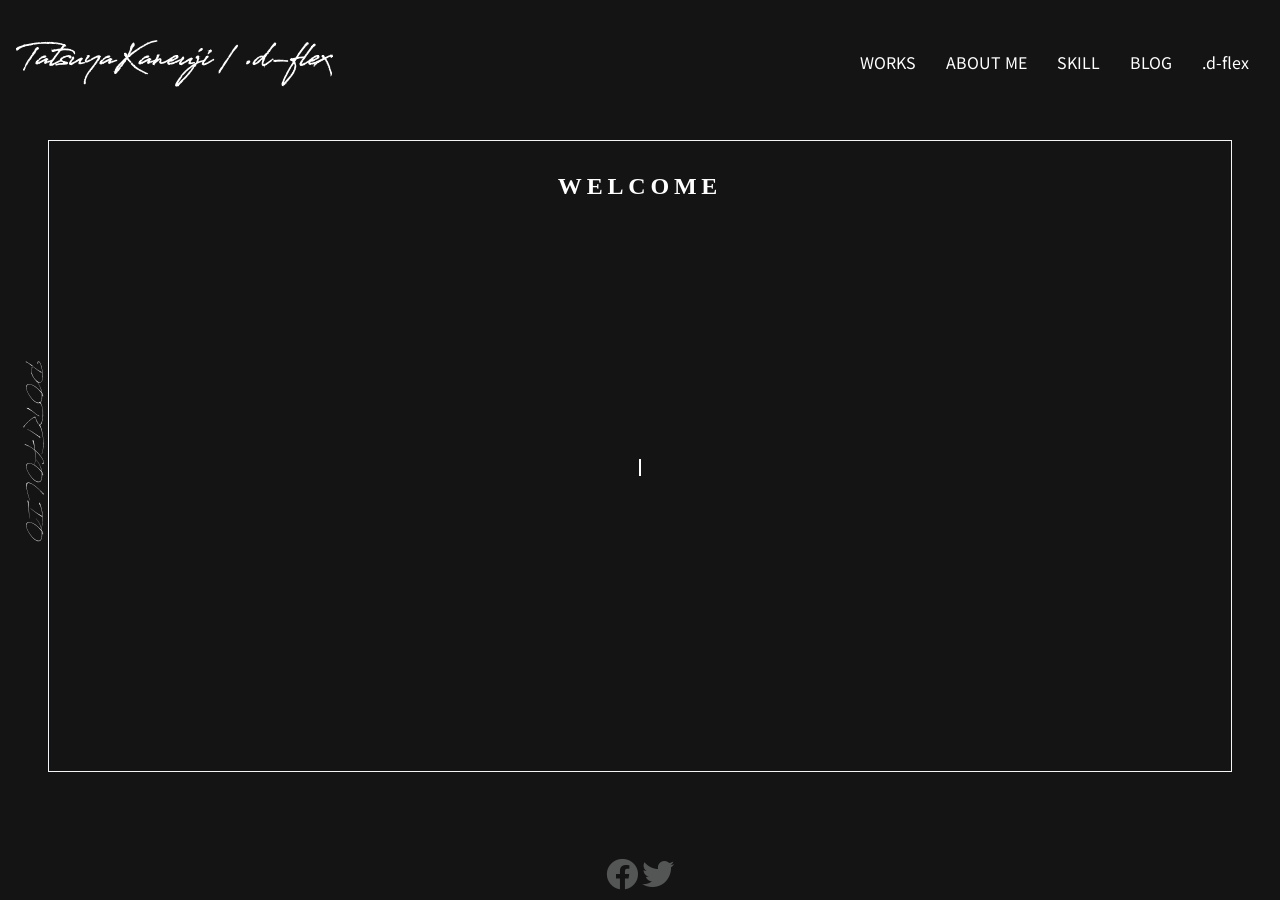
<file: index.html>
<!DOCTYPE html>
<html lang="ja">
<head>
    <meta charset="UTF-8">
    <meta name="viewport" content="width=device-width, initial-scale=1.0">
    <title>Tatsuya Kaneuji</title>
    <link rel="stylesheet" href="css/style.css">
    <!-- <link rel="stylesheet" href="css/reset.css"> -->
    <link href="https://fonts.googleapis.com/css2?family=Noto+Sans+JP&family=Noto+Serif+JP&display=swap" rel="stylesheet">
    <link href="https://use.fontawesome.com/releases/v5.6.1/css/all.css" rel="stylesheet">
    <script type="text/javascript" src="https://ajax.googleapis.com/ajax/libs/jquery/1.9.1/jquery.min.js"></script>
    <script type="text/javascript" src="js/main.js"></script>
    <script src="https://www.youtube.com/iframe_api"></script>
</head>
<body class="c-page-home">
    <div class="c-loading" style="height: 1000px; display: none;">
        <div class="c-loading__body" style="height: 1000px; display: none;"></div>
    </div>
    <header class="c-header">
        <div class="c-header__body">
            <div class="c-header__title">
                <h1 class="c-header__site-name">
                    <a href="">
                        TatsuyaKaneuji / .d-flex
                    </a>
                </h1>
            </div>
            <!-- <button class="c-nav__spmenu" data-open="false"></button> -->
            <nav class="c-nav-global">
                <div class="c-nav-global__body">
                    <ul class="c-nav-global__list">
                        <li class="c-nav-global__item"><a class="a-hover" href="#works">WORKS</a></li>
                        <li class="c-nav-global__item"><a class="a-hover" href="#aboutme">ABOUT ME</a></li>
                        <li class="c-nav-global__item"><a class="a-hover" href="#skill">SKILL</a></li>
                        <li class="c-nav-global__item"><a class="a-hover" href="https://nostalgic-galileo-3120d1.netlify.app/" target="_blank" rel="noopener">BLOG</a></li>
                        <li class="c-nav-global__item"><a class="a-hover" href="#contact">.d-flex</a></li>
                        <!-- <li class="c-nav-global__item"></li>
                        <li class="c-nav-global__item"></li>
                        <li class="c-nav-global__item"></li>
                        <li class="c-nav-global__item"></li> -->
                    </ul>
                    <!-- <p class="c-nav-global__contact">
                        <a href="">CONTACT</a>
                    </p> -->
                </div>
                <div class="c-nav-global__sns">
                    <ul></ul>
                </div>
            </nav>
        </div>
        <small class="c-header__copyright">PORTFOLIO</small>
        <small class="c-header__copyright-l pcnone">
            <div>
                <a href="" target="_blank" rel="noopener"><i class="fab fa-facebook fa-2x" style="color: #545555;"></i></a>
                <a href="" target="_blank" rel="noopener"><i class="fab fa-twitter fa-2x" style="color: #545555;"></i></a>
            </div>
        </small>
    </header>
    <main class="c-page-main ">
        <div id="scroll" class="container scroll-snap c-portfolio-frame">
            <div id="skillpage">
                <section class="c-hero area">
                    <div class="fullheight">
                        <h1 class="c-page-header">WELCOME</h1>
                        <div class="c-page-works">
                            <p id="typing"></p>
                        </div>
                    </div>
                </section>
                <section id="works" class="c-hero area">
                    <div class="fullheight">
                        <h1 class="c-page-header">WORKS</h1>
                        <div class="c-page-works" style="padding-top: 2%; align-items: unset;">
                            <div class="c-page-works__item">
                                <a cla href="https://www.pu-kumamoto.ac.jp/~marumaru/index.html" target="_blank" rel="noopener">
                                    <img src="img/works/marumaru.png" alt="">
                                </a>
                                <h1 class="c-page-works__item-name">丸山研究室</h1>
                                <p class="c-page-works__item-content">熊本県立大学の丸山研究室ホームページを作成しました。facebookの情報が表示されるようになっており、今まで行われてきたプロジェクトのスライドショーを見ることもできます。丸山教授の担当教科を確認することもでき、シラバスや授業資料もダウンロードでき学生からも好評でした。</p>
                            </div>
                            <div class="c-page-works__item" style="pointer-events: none;">
                              <div class="movie-wrap">
                                <div id="ytplayer"></div>
                              </div>
                              <h1 class="c-page-works__item-name">nid cafe</h1>
                              <p class="c-page-works__item-content">熊本にあるnidcafeさんの紹介動画をとりました。友人同士でcafeに向かうところから、食事や雑貨を見て回る様子を人の視点で見ているように撮影し編集しました。</p>
                            </div>
                            <div class="c-page-works__item">
                              <a cla href="https://www.pu-kumamoto.ac.jp/~marumaru/index.html" target="_blank" rel="noopener">
                                <img src="img/works/marumaru.png" alt="">
                              </a>
                              <h1 class="c-page-works__item-name">丸山研究室</h1>
                              <p class="c-page-works__item-content">熊本県立大学の丸山研究室ホームページを作成しました。facebookの情報が表示されるようになっており、今まで行われてきたプロジェクトのスライドショーを見ることもできます。丸山教授の担当教科を確認することもでき、シラバスや授業資料もダウンロードでき学生からも好評でした。</p>
                            </div>
                        </div>
                    </div>
                </section>
                <section id="aboutme" class="c-hero area">
                    <div class="fullheight">
                        <h1 class="c-page-header">ABOUT ME</h1>
                        <div class="c-page-works">
                            <div class="order1" style="flex: 2; padding: 0 2rem;">
                                <h1 class="mejp">金氏 竜哉</h1>
                                <p class="meen none">KANEUJI TATSUYA</p>
                                <p class="spsize1">Web Director / Frontend Engineer</p>
                                <p class="spsize2">1997年、大分県生まれ。福岡県育ち。大学を卒業後、Web制作会社で大手から中小企業まで幅広いWebサイトの制作・運用業務を担当。</p>
                                <p class="none">たくさんの人たちとより楽しくクリエイティブなことをするために自分にできることを模索中。</p>
                                <p class="spsize2">福岡のWEBサイト制作チーム.d-flexにて活動中！</p>
                                <p class="none" style="padding-top: 1rem;">好きなもの</p>
                                <p class="none">映画・ツーリング・麻雀</p>
                            </div>
                            <div class="meimg">
                                <img src="img/aboutme/aboutme.jpg" alt="">
                            </div>
                        </div>
                    </div>
                </section>
                <section id="skill" class="c-hero area none">
                    <div class="fullheight">
                        <h1 class="c-page-header">SKILL</h1>
                        <div class="c-page-works ">
                            <ul style="flex: 1;">
                                <li class="skill-list">
                                    <div class="skill-img"><img src="img/skill/html-5.svg" alt=""></div>
                                    <div class="skill-content">
                                        <div>
                                            <h1>HTML</h1>
                                            <!-- <p></p> -->
                                        </div>
                                        <div class="skill-bar p90 in"></div>
                                    </div>
                                </li>
                                <li class="skill-list">
                                    <div class="skill-img"><img src="img/skill/css-3.svg" alt=""></div>
                                    <div class="skill-content">
                                        <div>
                                            <h1>CSS</h1>
                                            <!-- <p></p> -->
                                        </div>
                                        <div class="skill-bar p70 in "></div>
                                    </div>
                                </li>
                                <li class="skill-list">
                                    <div class="skill-img"><img src="img/skill/javascript.svg" alt=""></div>
                                    <div class="skill-content">
                                        <div>
                                            <h1>JavaScript</h1>
                                            <!-- <p></p> -->
                                        </div>
                                        <div class="skill-bar p70 in"></div>
                                    </div>
                                </li>
                                <li class="skill-list">
                                    <div class="skill-img"><img src="img/skill/wordpress-icon.svg" alt=""></div>
                                    <div class="skill-content">
                                        <div>
                                            <h1>WordPress</h1>
                                            <!-- <p></p> -->
                                        </div>
                                        <div class="skill-bar p50 in"></div>
                                    </div>
                                </li>
                                <li class="skill-list pcnone">
                                    <div class="skill-img"><img src="img/skill/vue.svg" alt=""></div>
                                    <div class="skill-content">
                                        <div>
                                            <h1>Vue.js</h1>
                                            <!-- <p></p> -->
                                        </div>
                                        <div class="skill-bar p70 in"></div>
                                    </div>
                                </li>
                                <li class="skill-list pcnone">
                                    <div class="skill-img"><img src="img/skill/nuxt.svg" alt=""></div>
                                    <div class="skill-content">
                                        <div>
                                            <h1>Nuxt.js</h1>
                                            <!-- <p></p> -->
                                        </div>
                                        <div class="skill-bar p60 in"></div>
                                    </div>
                                </li>
                                <li class="skill-list pcnone">
                                    <div class="skill-img"><img src="img/skill/php.svg" alt=""></div>
                                    <div class="skill-content">
                                        <div>
                                            <h1>php</h1>
                                            <!-- <p></p> -->
                                        </div>
                                        <div class="skill-bar p50 in"></div>
                                    </div>
                                </li>
                                <li class="skill-list pcnone">
                                    <div class="skill-img"><img src="img/skill/github-octocat.svg" alt=""></div>
                                    <div class="skill-content">
                                        <div>
                                            <h1>Github</h1>
                                            <!-- <p></p> -->
                                        </div>
                                        <div class="skill-bar p80 in"></div>
                                    </div>
                                </li>
                            </ul>
                            <ul class="none" style="flex: 1;">
                                <li class="skill-list">
                                    <div class="skill-img"><img src="img/skill/vue.svg" alt=""></div>
                                    <div class="skill-content">
                                        <div>
                                            <h1>Vue.js</h1>
                                            <!-- <p></p> -->
                                        </div>
                                        <div class="skill-bar p70 in"></div>
                                    </div>
                                </li>
                                <li class="skill-list">
                                    <div class="skill-img"><img src="img/skill/nuxt.svg" alt=""></div>
                                    <div class="skill-content">
                                        <div>
                                            <h1>Nuxt.js</h1>
                                            <!-- <p></p> -->
                                        </div>
                                        <div class="skill-bar p60 in"></div>
                                    </div>
                                </li>
                                <li class="skill-list">
                                    <div class="skill-img"><img src="img/skill/php.svg" alt=""></div>
                                    <div class="skill-content">
                                        <div>
                                            <h1>php</h1>
                                            <!-- <p></p> -->
                                        </div>
                                        <div class="skill-bar p50 in"></div>
                                    </div>
                                </li>
                                <li class="skill-list">
                                    <div class="skill-img"><img src="img/skill/github-octocat.svg" alt=""></div>
                                    <div class="skill-content">
                                        <div>
                                            <h1>Github</h1>
                                            <!-- <p></p> -->
                                        </div>
                                        <div class="skill-bar p80 in"></div>
                                    </div>
                                </li>
                            </ul>
                        </div>
                    </div>
                </section>
                <section id="contact" class="c-hero area">
                    <div class="fullheight">
                        <h1 class="c-page-header">.d-flex</h1>
                        <div class="c-page-works">
                            <div class="contact-p">
                                <p>福岡のWEB制作チーム.d-flexにてサイト制作からイベントや活動の情報発信など様々なお手伝いをしております。<br>サイト制作のご依頼、その他お困りの方はお気軽にご相談ください。</p>
                                <p><a href="mailto:dflex.kk@gmail.com" style="text-decoration: underline; font-size: 1.4rem;">dflex.kk@gmail.com</a></p>
                                <p>Instagramもやってますので、お気軽にDMからもお声がけください。</p>
                                <p><a href="https://www.instagram.com/d_flex.kk/"><span style="font-size: 1.8rem;">.d-flex：</span><i class="fab fa-instagram fa-2x" style="color: #f4f5f7;"></i></a></p>
                            </div>
                        </div>
                    </div>
                </section>
            </div>
        </div>
    </main>
    <div class="pcnone">
        <p class="c-header__site-name" style="text-align: center;"><a class="a-hover" href="https://nostalgic-galileo-3120d1.netlify.app/" target="_blank" rel="noopener">BLOG</a></p>
    </div>
    <footer class="c-footer none" style="position: fixed;">
        <div class="none">
            <a href="" target="_blank" rel="noopener"><i class="fab fa-facebook fa-2x" style="color: #545555;"></i></a>
            <a href="" target="_blank" rel="noopener"><i class="fab fa-twitter fa-2x" style="color: #545555;"></i></a>
        </div>
    </footer>
    <script>
      // Load the IFrame Player API code asynchronously.
      var tag = document.createElement('script');
      tag.src = "https://www.youtube.com/player_api";
      var firstScriptTag = document.getElementsByTagName('script')[0];
      firstScriptTag.parentNode.insertBefore(tag, firstScriptTag);
    
      // Replace the 'ytplayer' element with an <iframe> and
      // YouTube player after the API code downloads.
      var player;
      function onYouTubePlayerAPIReady() {
        player = new YT.Player('ytplayer', {
          height: '100%',
          width: '100%',
          videoId: 'UcPpXoFhugM',
          disablekb: 1, //キーボード操作排除
          fs: 0,
          playerVars: {
            version: 3,
            loop: 1, // ループし
            playlist: 'UcPpXoFhugM',
            controls: 0, // コントローラー非表示
            autoplay: 1, // 自動再生おん
            rel: 0,  // オススメ動画を表示させない
            showinfo: 1 // タイトル表示
          },
          events: {
            'onReady': onPlayerReady
          }
        });
      }
      function onPlayerReady(event) {
        event.target.setVolume(0);
      }
    </script>
</body>

</html>
</file>
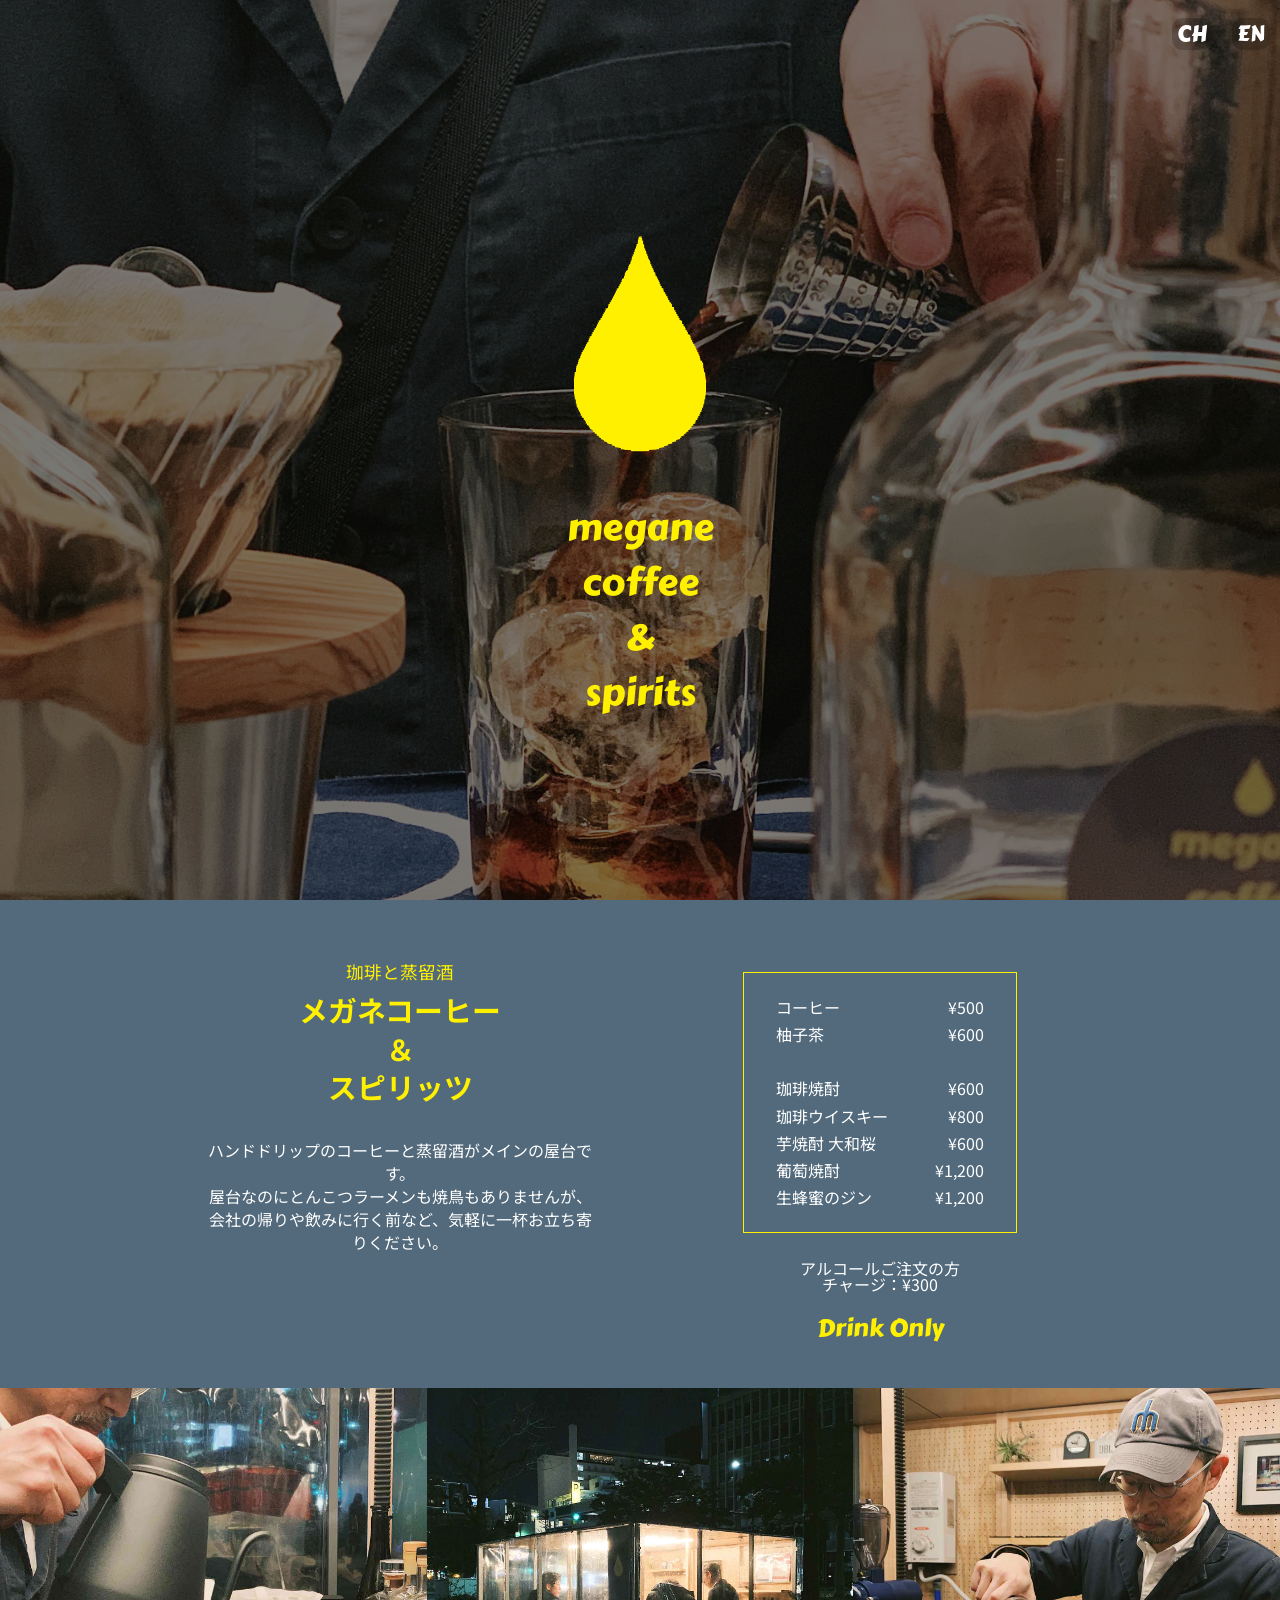
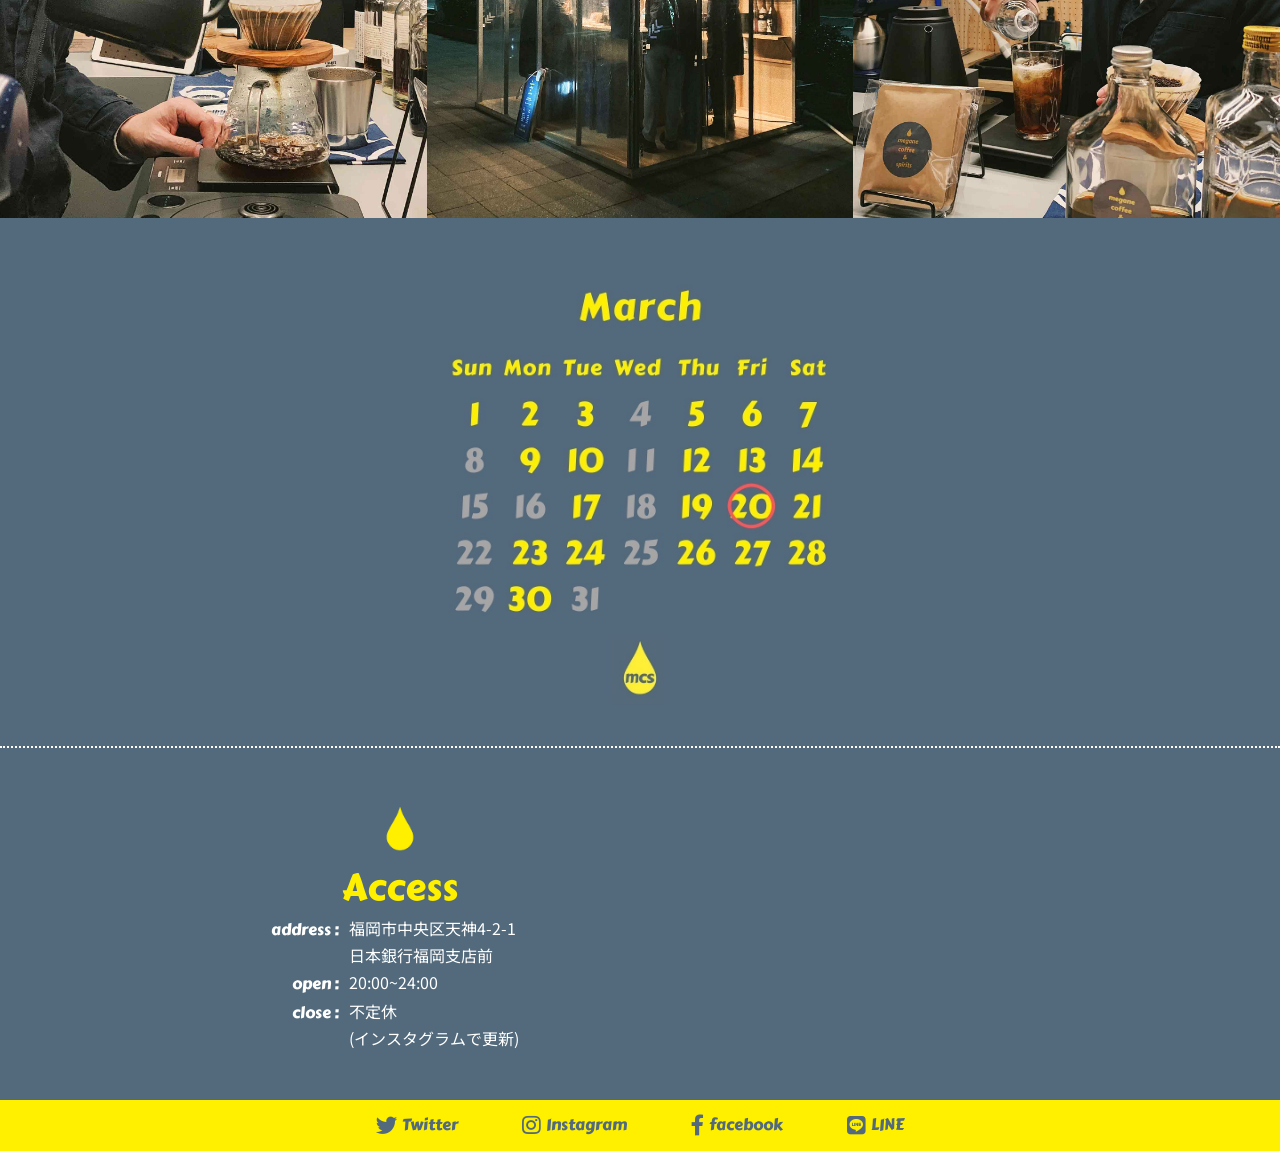
<file: MCS_LP/index.html>
<!DOCTYPE html>
<html lang="ja">
<head>
    <meta charset="UTF-8">
    <meta name="viewport" content="width=device-width, initial-scale=1.0">
    <title>megane coffee&spirits</title>
    <!-- ファビコン -->
    <link rel="icon" href="img/favicon.ico">
    <!-- スマホ用アイコン -->
    <link rel="apple-touch-icon" sizes="180x180" href="img/apple-touch-icon.png">
    <link href="https://fonts.googleapis.com/css?family=Carter+One|Noto+Sans+JP&display=swap" rel="stylesheet">
    <link href="https://use.fontawesome.com/releases/v5.6.1/css/all.css" rel="stylesheet">
    <link rel="stylesheet" href="style.css">
    <!-- <link rel=”canonical” href=”http://www.example.com/hoge” /> -->
  </head>
<!--  -->

<body>
<header>
</header>
<section class="sec_top">
  <div>
    <div>
      <a class="icon_font" href="zh/index.html">CH</a>
      <a class="icon_font" href="en/index.html">EN</a>
    </div>
    <div>
      <img src="img/mcs_icon_yellow.png" alt="icon">
      <p class="icon_font logo">megane<br>coffee<br>&<br>spirits</p>
    </div>
  </div>
</section>
<section class="sec_info">
  <article class="sec_about">
    <div>
      <h2 class="about_h2_ja"><span>珈琲と蒸留酒</span><br>メガネコーヒー<br>＆<br>スピリッツ</h2>
      <p>ハンドドリップのコーヒーと蒸留酒がメインの屋台です。<br>屋台なのにとんこつラーメンも焼鳥もありませんが、会社の帰りや飲みに行く前など、気軽に一杯お立ち寄りください。</p>
    </div>
  </article>
  <article class="sec_img d-none">
    <div><img src="img/img_1.jpg" alt=""></div>
  </article>
  <article class="sec_menu">
    <img class="d-none" src="img/mcs_icon_yellow.png" alt="icon">
    <h2 class="d-none icon_font logo">Menu</h2>
    <div>
      <table>
          <tr>
            <td>コーヒー</td>
            <td>¥500</td>
          </tr>
          <tr>
            <td>柚子茶</td>
            <td>¥600</td>
          </tr>
          <tr>
            <td>&nbsp;</td>
            <td>&nbsp;</td>
          </tr>
          <tr>
            <td>珈琲焼酎</td>
            <td>¥600</td>
          </tr>
          <tr>
            <td>珈琲ウイスキー</td>
            <td>¥800</td>
          </tr>
          <tr>
            <td>芋焼酎 大和桜</td>
            <td>¥600</td>
          </tr>
          <tr>
            <td>葡萄焼酎</td>
            <td>¥1,200</td>
          </tr>
          <tr>
            <td>生蜂蜜のジン</td>
            <td>¥1,200</td>
          </tr>
      </table>
    </div>
    <p>アルコールご注文の方<br>チャージ：¥300</p>
    <p class="icon_font">Drink Only</p>
  </article>
</section>

<section class="sec_img">
  <div><img src="img/img_2.jpg" alt=""></div>
  <div><img src="img/img_4.jpg" alt=""></div>
  <div><img src="img/img_3.jpg" alt=""></div>
</section>

<section class="sec_news">
  <img src="img/202003.jpg" alt="2020年3月営業カレンダー">
</section>

<section class="sec_img d-none">
  <div><img src="img/img_5.jpg" alt="店内模型"></div>
</section>

<section class="sec_access sec_access-pc">
  <div>
      <img src="img/mcs_icon_yellow.png" alt="icon">
      <h2 class="icon_font logo">Access</h2>
      <table>
          <tr>
              <td rowspan="2" class="icon_font">address :</td>
              <td>福岡市中央区天神4-2-1</td>
          </tr>
          <tr>
              <td>日本銀行福岡支店前</td>
          </tr>
          <tr>
              <td class="icon_font">open :</td>
              <td>20:00~24:00</td>
          </tr>
          <tr>
              <td rowspan="2" class="icon_font">close :</td>
              <td>不定休</td>
          </tr>
          <tr>
              <td>(インスタグラムで更新)</td>
          </tr>
      </table>
  </div>
  <div class="iframe-wrap">
      <iframe src="https://www.google.com/maps/embed?pb=!1m18!1m12!1m3!1d5813.866122382571!2d130.39757775263598!3d33.59522267583661!2m3!1f0!2f0!3f0!3m2!1i1024!2i768!4f13.1!3m3!1m2!1s0x35419144cd639faf%3A0xf12947a36e30d8ac!2z54-I55Cy44Go6JK45rqc6YWSIOODoeOCrOODjeOCs-ODvOODkuODvCbjgrnjg5Tjg6rjg4Pjg4Q!5e0!3m2!1sja!2sjp!4v1583573661392!5m2!1sja!2sjp" width="800" height="600" frameborder="0" style="border:0;" allowfullscreen=""></iframe>
  </div>
</section>
<footer>
  <table>
      <tbody>
          <tr>
              <td><a class="icon_font" href="https://twitter.com/coffeeyatai"><i class="fab fa-twitter fa-lg sns_icon"></i> Twitter</a></td>
              <td><a class="icon_font" href="https://www.instagram.com/megane_fukuoka/"><i class="fab fa-instagram fa-lg sns_icon"></i> Instagram</a></td>
          </tr>
          <tr>
              <td><a class="icon_font" href="https://www.facebook.com/megane.fukuoka/"><i class="fab fa-facebook-f fa-lg sns_icon"></i> facebook</a></td>
              <td><a class="icon_font" href="#"><i class="fab fa-line fa-lg sns_icon"></i> LINE</a></td>
          </tr>
      </tbody>
  </table>
</footer>
</body>

</html>
</file>
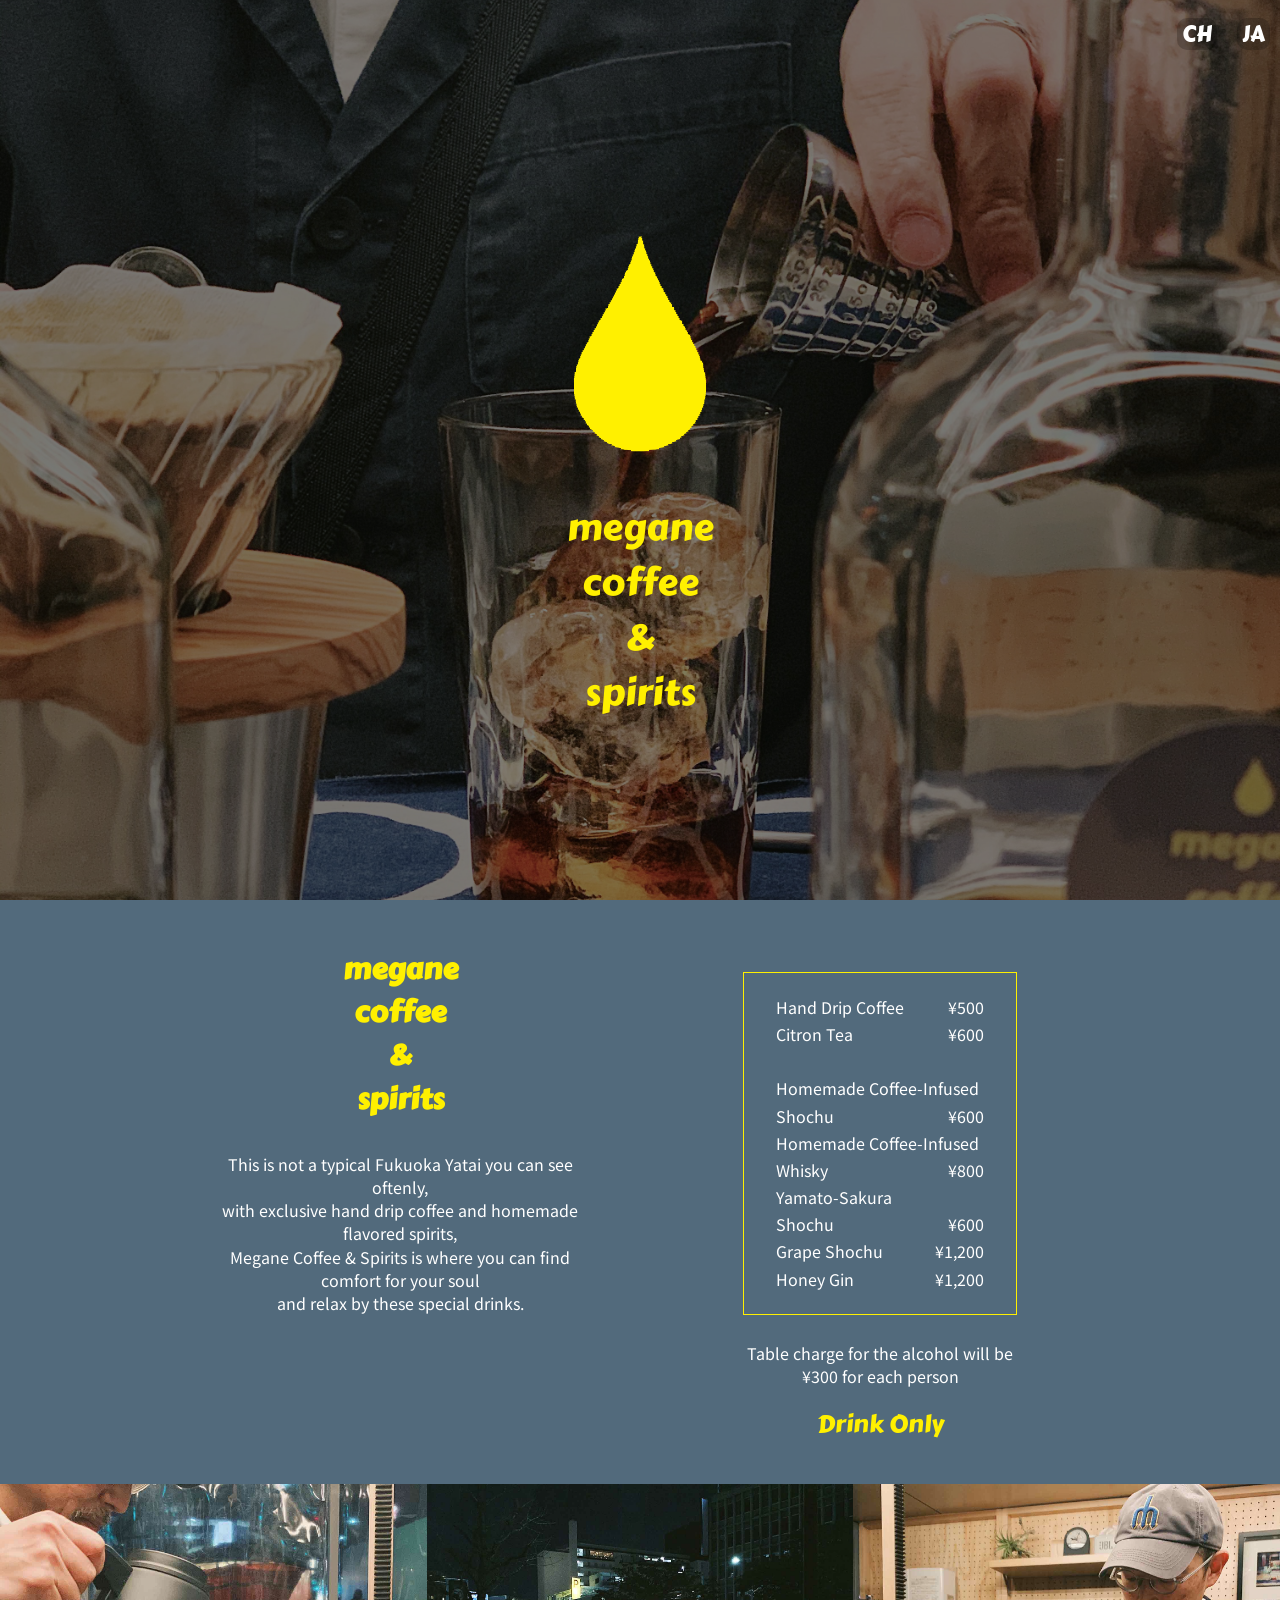
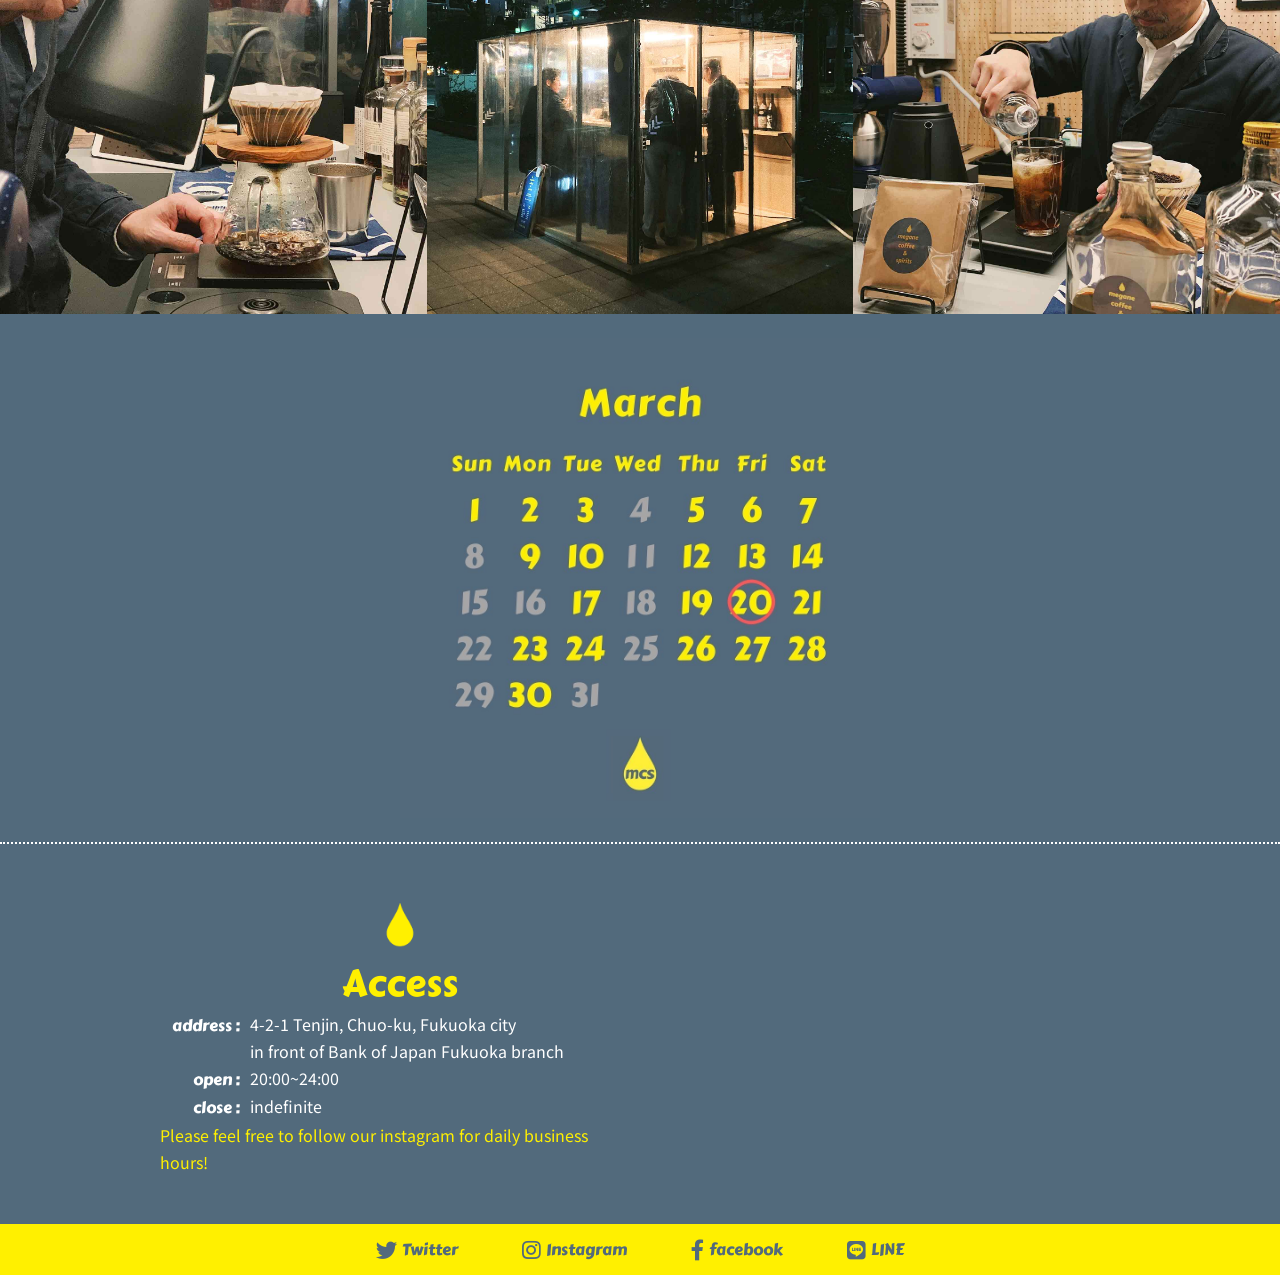
<file: MCS_LP/en/index.html>
<!DOCTYPE html>
<html lang="en">
<head>
    <meta charset="UTF-8">
    <meta name="viewport" content="width=device-width, initial-scale=1.0">
    <title>megane coffee&spirits</title>
    <!-- ファビコン -->
    <link rel="icon" href="../img/favicon.ico">
    <!-- スマホ用アイコン -->
    <link rel="apple-touch-icon" sizes="180x180" href="../img/apple-touch-icon.png">
    <link href="https://fonts.googleapis.com/css?family=Carter+One|Noto+Sans+JP&display=swap" rel="stylesheet">
    <link href="https://use.fontawesome.com/releases/v5.6.1/css/all.css" rel="stylesheet">
    <link rel="stylesheet" href="../style.css">
    <!-- <link rel=”canonical” href=”http://www.example.com/hoge” /> -->
  </head>
<!--  -->

<body>
<header>
</header>
<section class="sec_top">
  <div>
    <div>
      <a class="icon_font" href="../zh/index.html">CH</a>
      <a class="icon_font" href="../index.html">JA</a>
    </div>
    <div>
      <img src="../img/mcs_icon_yellow.png" alt="icon">
      <p class="icon_font logo">megane<br>coffee<br>&<br>spirits</p>
    </div>
  </div>
</section>
<section class="sec_info">
  <article class="sec_about">
    <div>
      <h2 class="logo icon_font">megane<br>coffee<br>&<br>spirits</h2>
      <p>This is not a typical Fukuoka Yatai you can see oftenly,<br>with exclusive hand drip coffee and homemade flavored spirits,<br>Megane Coffee & Spirits is where you can find comfort for your soul<br>and relax by these special drinks.</p>
    </div>
  </article>
  <article class="sec_img d-none">
    <div><img src="../img/img_1.jpg" alt=""></div>
  </article>
  <article class="sec_menu">
    <img class="d-none" src="../img/mcs_icon_yellow.png" alt="icon">
    <h2 class="d-none icon_font logo">Menu</h2>
    <div>
      <table>
        <tr>
          <td style="text-align: left;">Hand Drip Coffee</td>
          <td>¥500</td>
        </tr>
        <tr>
          <td style="text-align: left;">Citron Tea</td>
          <td>¥600</td>
        </tr>
        <tr>
          <td>&nbsp;</td>
          <td>&nbsp;</td>
        </tr>
        <tr>
          <td colspan="2" style="text-align: left;">Homemade Coffee-Infused</td>
        </tr>
        <tr>
          <td style="text-align: left;">Shochu</td>
          <td>¥600</td>
        </tr>
        <tr>
          <td style="text-align: left;" colspan="2">Homemade Coffee-Infused</td>
        </tr>
        <tr>
          <td style="text-align: left;">Whisky</td>
          <td>¥800</td>
        </tr>
        <tr>
          <td style="text-align: left;" colspan="2">Yamato-Sakura</td>
        </tr>
        <tr>
          <td style="text-align: left;">Shochu</td>
          <td>¥600</td>
        </tr>
        <tr>
          <td style="text-align: left;">Grape Shochu</td>
          <td>¥1,200</td>
        </tr>
        <tr>
          <td style="text-align: left;">Honey Gin</td>
          <td>¥1,200</td>
        </tr>
      </table>
    </div>
    <p style="line-height: 1.45rem;">Table charge for the alcohol will be<br> ¥300 for each person</p>
    <p class="icon_font">Drink Only</p>
  </article>
</section>

<section class="sec_img">
  <div><img src="../img/img_2.jpg" alt=""></div>
  <div><img src="../img/img_4.jpg" alt=""></div>
  <div><img src="../img/img_3.jpg" alt=""></div>
</section>

<section class="sec_news">
  <img src="../img/202003.jpg" alt="2020年3月営業calendar">
</section>

<section class="sec_img d-none">
  <div><img src="../img/img_5.jpg" alt="店内模型"></div>
</section>

<section class="sec_access sec_access-pc">
  <div>
      <img src="../img/mcs_icon_yellow.png" alt="icon">
      <h2 class="icon_font logo">Access</h2>
      <table>
        <tr>
          <td rowspan="2" class="icon_font" style="width: 5rem;">address :</td>
          <td>4-2-1 Tenjin, Chuo-ku, Fukuoka city</td>
        </tr>
        <tr>
          <td>in front of Bank of Japan Fukuoka branch</td>
        </tr>
        <tr>
          <td class="icon_font">open :</td>
          <td>20:00~24:00</td>
        </tr>
        <tr>
          <td class="icon_font">close :</td>
          <td>indefinite</td>
        </tr>
        <tr>
          <td colspan="2" style="color:var(--color_sub);">Please feel free to follow our instagram for daily business hours!</td>
        </tr>
      </table>
  </div>
  <div class="iframe-wrap">
      <iframe src="https://www.google.com/maps/embed?pb=!1m18!1m12!1m3!1d5813.866122382571!2d130.39757775263598!3d33.59522267583661!2m3!1f0!2f0!3f0!3m2!1i1024!2i768!4f13.1!3m3!1m2!1s0x35419144cd639faf%3A0xf12947a36e30d8ac!2z54-I55Cy44Go6JK45rqc6YWSIOODoeOCrOODjeOCs-ODvOODkuODvCbjgrnjg5Tjg6rjg4Pjg4Q!5e0!3m2!1sja!2sjp!4v1583573661392!5m2!1sja!2sjp" width="800" height="600" frameborder="0" style="border:0;" allowfullscreen=""></iframe>
  </div>
</section>
<footer>
  <table>
      <tbody>
          <tr>
              <td><a class="icon_font" href="https://twitter.com/coffeeyatai"><i class="fab fa-twitter fa-lg sns_icon"></i> Twitter</a></td>
              <td><a class="icon_font" href="https://www.instagram.com/megane_fukuoka/"><i class="fab fa-instagram fa-lg sns_icon"></i> Instagram</a></td>
          </tr>
          <tr>
              <td><a class="icon_font" href="https://www.facebook.com/megane.fukuoka/"><i class="fab fa-facebook-f fa-lg sns_icon"></i> facebook</a></td>
              <td><a class="icon_font" href="#"><i class="fab fa-line fa-lg sns_icon"></i> LINE</a></td>
          </tr>
      </tbody>
  </table>
</footer>
</body>

</html>
</file>
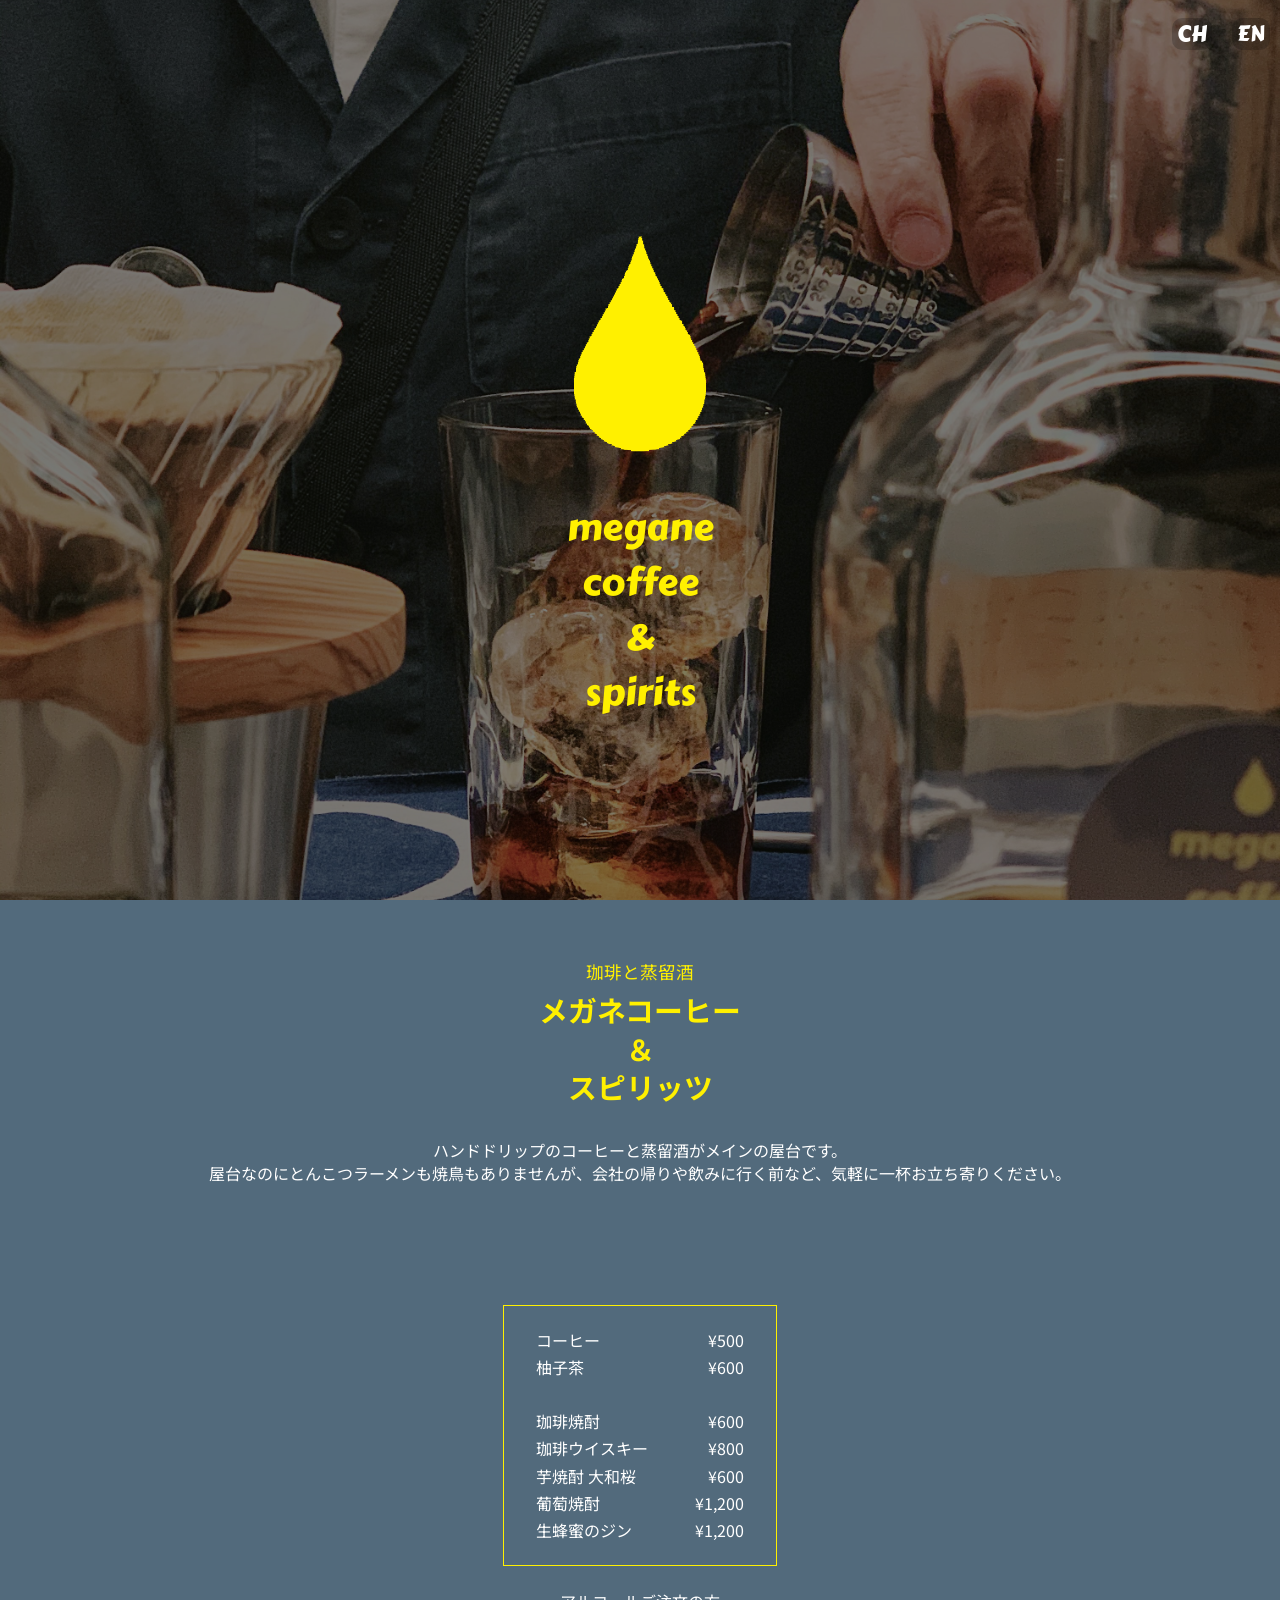
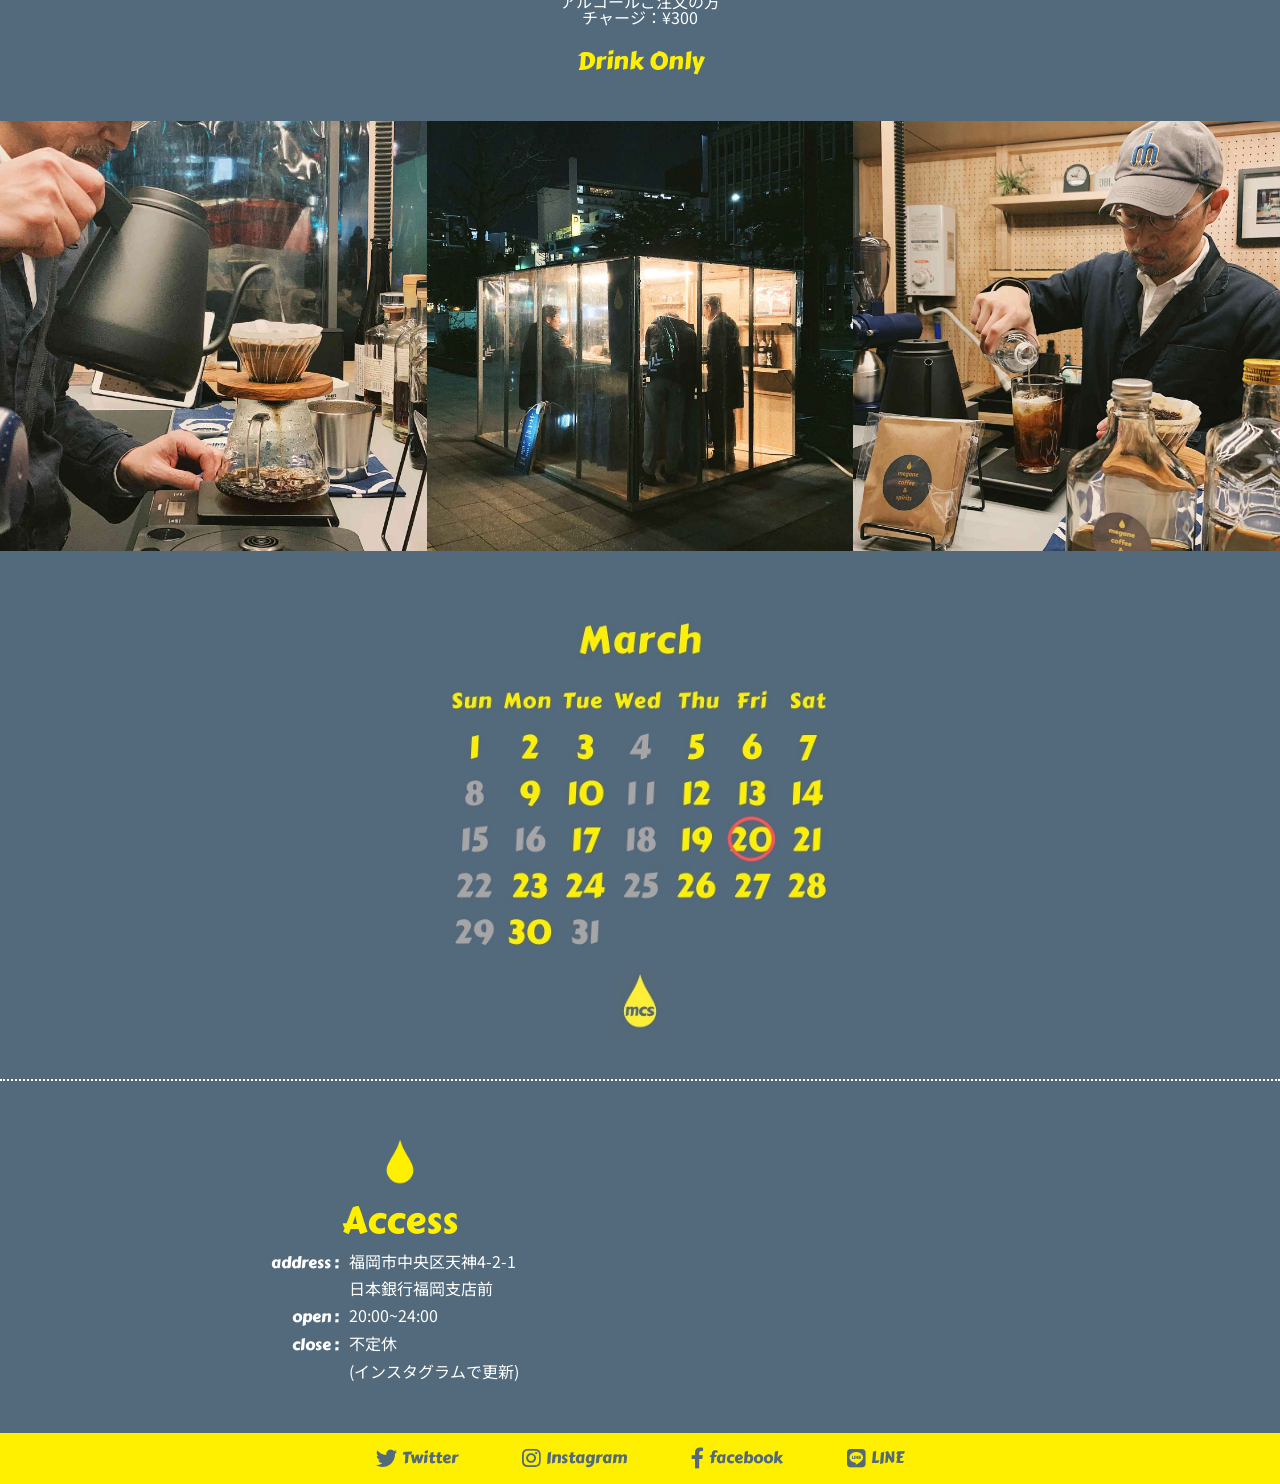
<file: MCS_LP/pc/index.html>
<!DOCTYPE html>
<html lang="ja">
<head>
    <meta charset="UTF-8">
    <meta name="viewport" content="width=device-width, initial-scale=1.0">
    <title>megane coffee&spirits</title>
    <!-- ファビコン -->
    <link rel="icon" href="../img/favicon.ico">
    <!-- スマホ用アイコン -->
    <link rel="apple-touch-icon" sizes="180x180" href="../img/apple-touch-icon.png">
    <link href="https://fonts.googleapis.com/css?family=Carter+One|Noto+Sans+JP&display=swap" rel="stylesheet">
    <link href="https://use.fontawesome.com/releases/v5.6.1/css/all.css" rel="stylesheet">
    <link rel="stylesheet" href="../style.css">
    <!-- <link rel=”canonical” href=”http://www.example.com/hoge” /> -->
</head>

<body>
<header>
</header>
<section class="sec_top">
    <div>
        <div>
            <a class="icon_font" href="../zh/index.html">CH</a>
            <a class="icon_font" href="../en/index.html">EN</a>
        </div>
        <div>
            <img src="../img/mcs_icon_yellow.png" alt="icon">
            <p class="icon_font logo">megane<br>coffee<br>&<br>spirits</p>
        </div>
    </div>
</section>

<section class="sec_about-pc">
    <article class="sec_about">
        <div>
            <h2 class="about_h2_ja"><span>珈琲と蒸留酒</span><br>メガネコーヒー<br>＆<br>スピリッツ</h2>
            <p>ハンドドリップのコーヒーと蒸留酒がメインの屋台です。<br>屋台なのにとんこつラーメンも焼鳥もありませんが、会社の帰りや飲みに行く前など、気軽に一杯お立ち寄りください。</p>
        </div>
        <!-- <div>
            <img src="../img/img_1.jpg" alt="">
        </div> -->
    </article>
    <article class="sec_menu">
        <!-- <img src="../img/mcs_icon_yellow.png" alt="icon">
        <h2 class="icon_font logo">Menu</h2> -->
        <div>
            <table>
                <tr>
                    <td>コーヒー</td>
                    <td>¥500</td>
                </tr>
                <tr>
                    <td>柚子茶</td>
                    <td>¥600</td>
                </tr>
                <tr>
                    <td>&nbsp;</td>
                    <td>&nbsp;</td>
                </tr>
                <tr>
                    <td>珈琲焼酎</td>
                    <td>¥600</td>
                </tr>
                <tr>
                    <td>珈琲ウイスキー</td>
                    <td>¥800</td>
                </tr>
                <tr>
                    <td>芋焼酎 大和桜</td>
                    <td>¥600</td>
                </tr>
                <tr>
                    <td>葡萄焼酎</td>
                    <td>¥1,200</td>
                </tr>
                <tr>
                    <td>生蜂蜜のジン</td>
                    <td>¥1,200</td>
                </tr>
            </table>
        </div>
        <p>アルコールご注文の方<br>チャージ：¥300</p>
        <p class="icon_font">Drink Only</p>
    </article>
</section>

<section class="sec_img">
    <div><img src="../img/img_2.jpg" alt=""></div>
    <div><img src="../img/img_4.jpg" alt=""></div>
    <div><img src="../img/img_3.jpg" alt=""></div>
</section>

<section class="sec_news">
    <img src="../img/202003.jpg" alt="2020年3月営業カレンダー">
</section>

<!-- <section class="sec_img">
    <div><img src="../img/img_5.jpg" alt="店内模型"></div>
</section> -->

<section class="sec_access sec_access-pc">
    <div>
        <img src="../img/mcs_icon_yellow.png" alt="icon">
        <h2 class="icon_font logo">Access</h2>
        <table>
            <tr>
                <td rowspan="2" class="icon_font">address :</td>
                <td>福岡市中央区天神4-2-1</td>
            </tr>
            <tr>
                <td>日本銀行福岡支店前</td>
            </tr>
            <tr>
                <td class="icon_font">open :</td>
                <td>20:00~24:00</td>
            </tr>
            <tr>
                <td rowspan="2" class="icon_font">close :</td>
                <td>不定休</td>
            </tr>
            <tr>
                <td>(インスタグラムで更新)</td>
            </tr>
        </table>
    </div>
    <div class="iframe-wrap">
        <iframe src="https://www.google.com/maps/embed?pb=!1m18!1m12!1m3!1d5813.866122382571!2d130.39757775263598!3d33.59522267583661!2m3!1f0!2f0!3f0!3m2!1i1024!2i768!4f13.1!3m3!1m2!1s0x35419144cd639faf%3A0xf12947a36e30d8ac!2z54-I55Cy44Go6JK45rqc6YWSIOODoeOCrOODjeOCs-ODvOODkuODvCbjgrnjg5Tjg6rjg4Pjg4Q!5e0!3m2!1sja!2sjp!4v1583573661392!5m2!1sja!2sjp" width="800" height="600" frameborder="0" style="border:0;" allowfullscreen=""></iframe>
    </div>
</section>
<footer>
    <table>
        <tbody>
            <tr>
                <td><a class="icon_font" href="https://twitter.com/coffeeyatai"><i class="fab fa-twitter fa-lg sns_icon"></i> Twitter</a></td>
                <td><a class="icon_font" href="https://www.instagram.com/megane_fukuoka/"><i class="fab fa-instagram fa-lg sns_icon"></i> Instagram</a></td>
            </tr>
            <tr>
                <td><a class="icon_font" href="https://www.facebook.com/megane.fukuoka/"><i class="fab fa-facebook-f fa-lg sns_icon"></i> facebook</a></td>
                <td><a class="icon_font" href="#"><i class="fab fa-line fa-lg sns_icon"></i> LINE</a></td>
            </tr>
        </tbody>
    </table>
</footer>
</body>

</html>
</file>
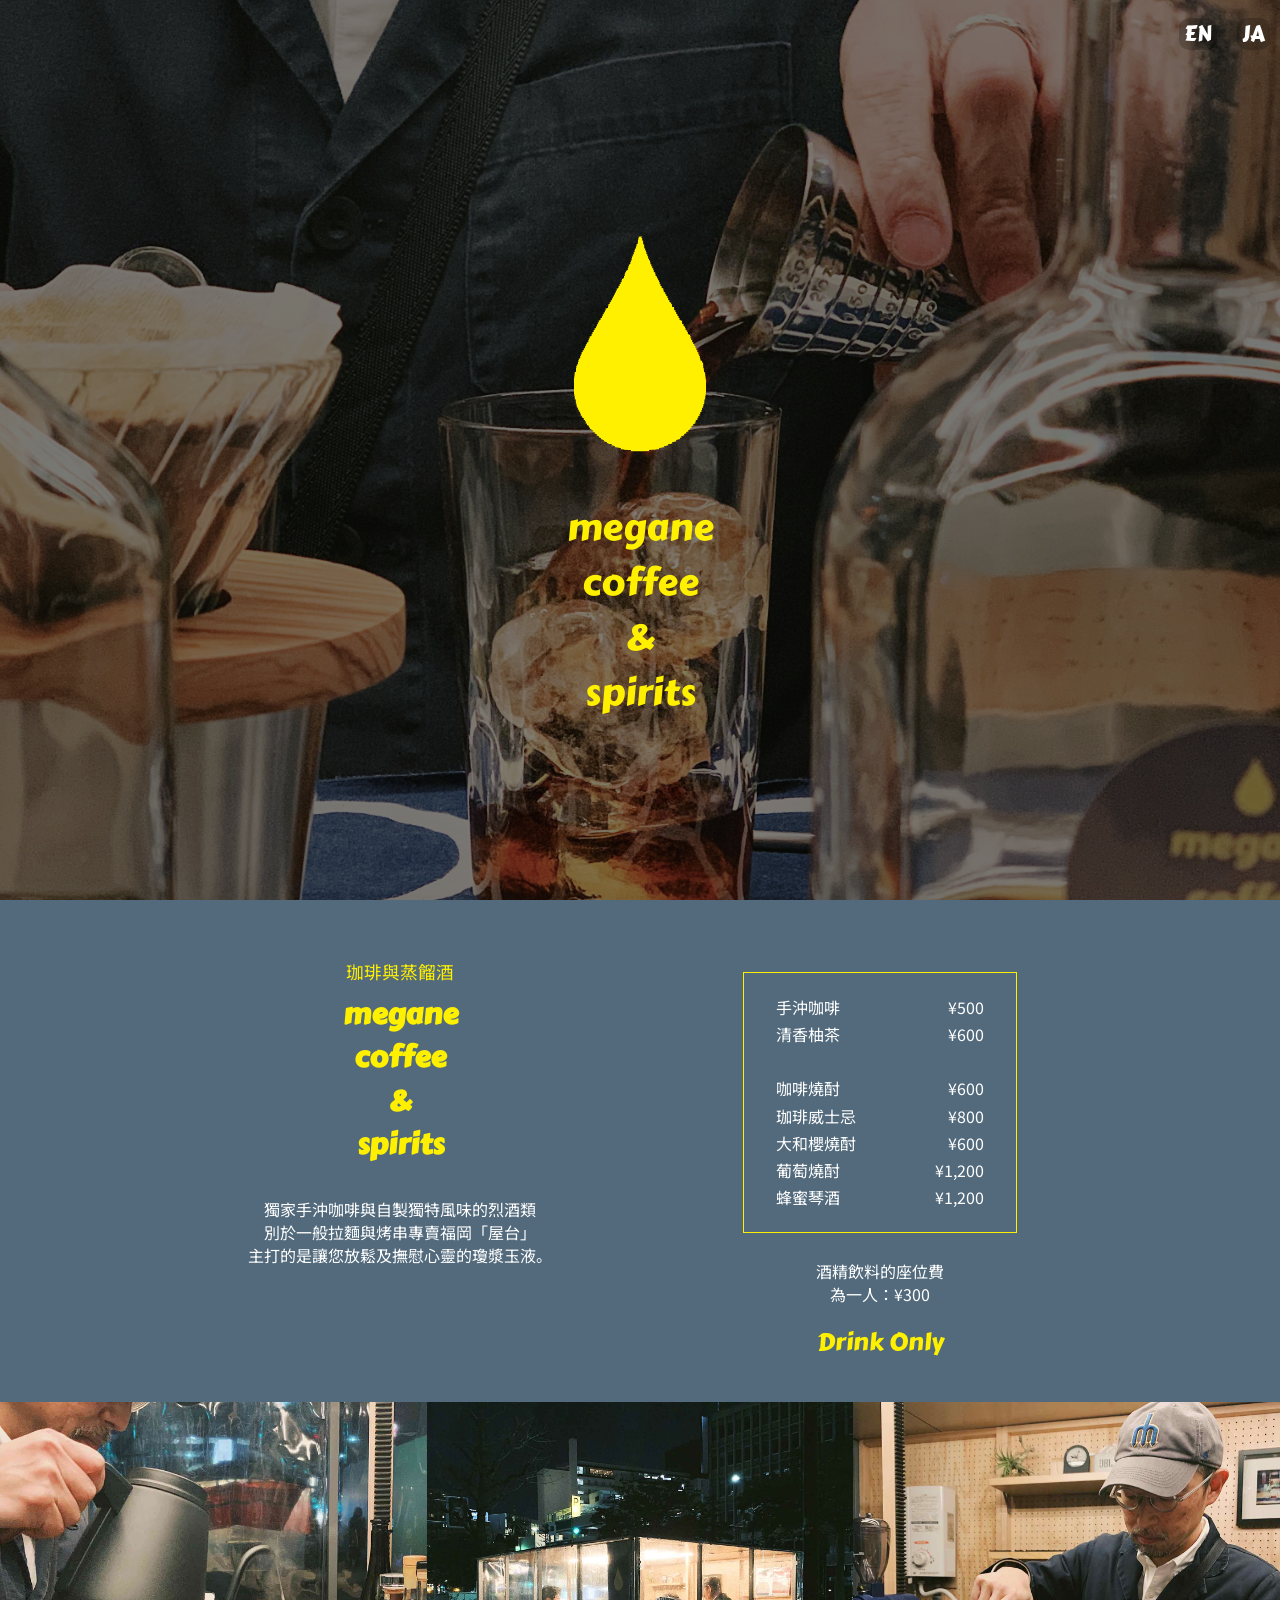
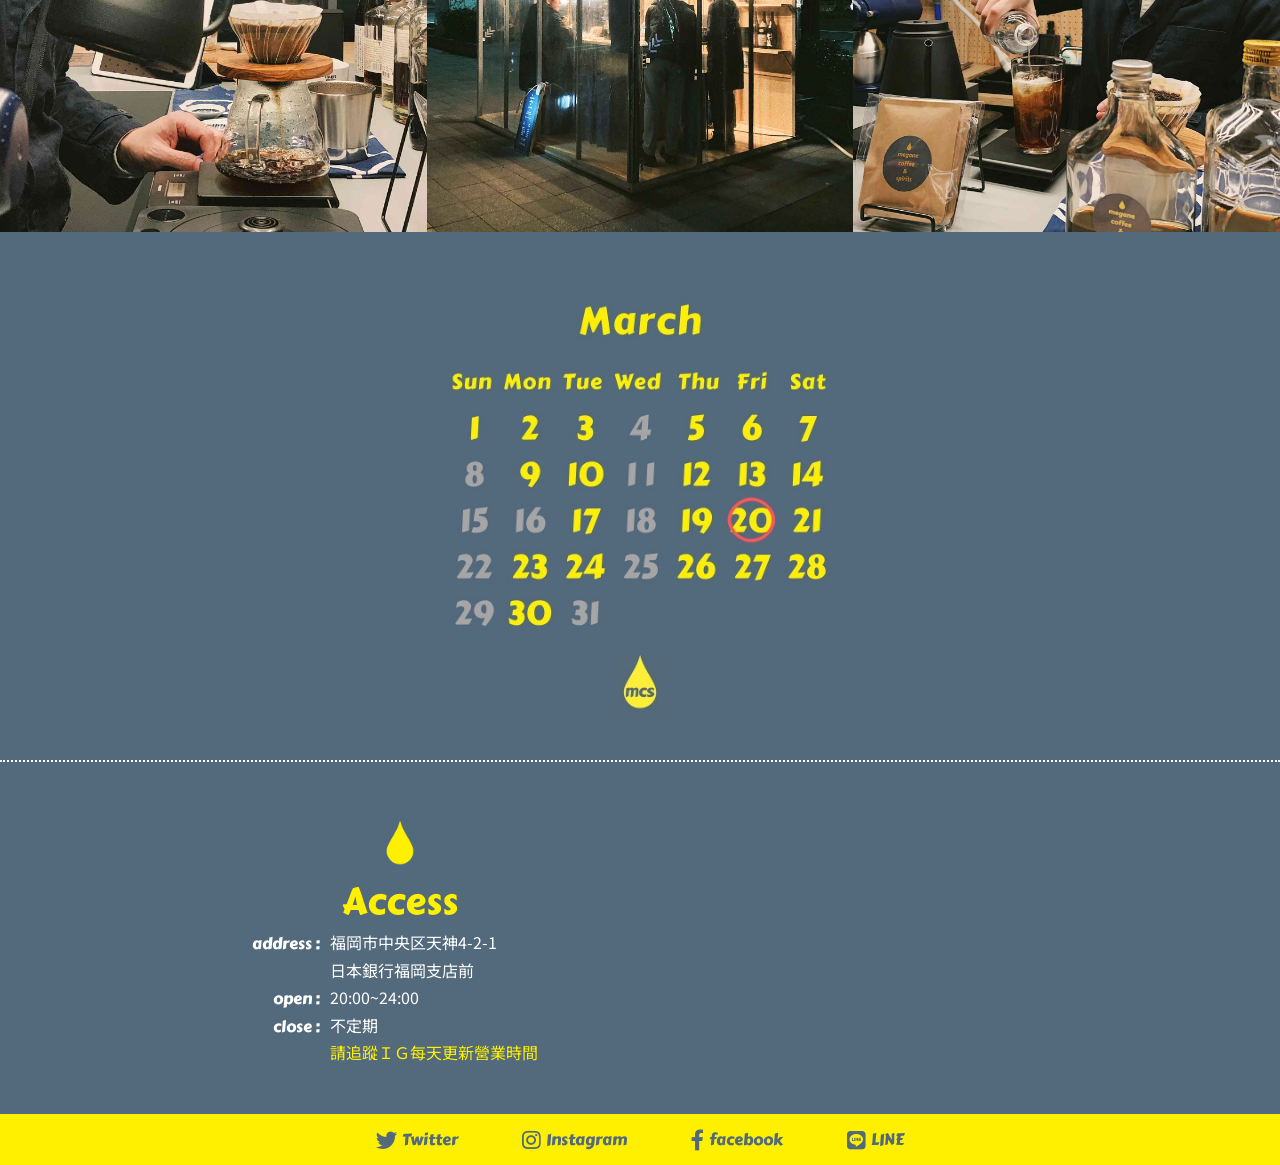
<file: MCS_LP/zh/index.html>
<!DOCTYPE html>
<html lang="zh-cmn-Hant">
<head>
    <meta charset="UTF-8">
    <meta name="viewport" content="width=device-width, initial-scale=1.0">
    <title>megane coffee&spirits</title>
    <!-- ファビコン -->
    <link rel="icon" href="../img/favicon.ico">
    <!-- スマホ用アイコン -->
    <link rel="apple-touch-icon" sizes="180x180" href="../img/apple-touch-icon.png">
    <link href="https://fonts.googleapis.com/css?family=Carter+One|Noto+Sans+JP&display=swap" rel="stylesheet">
    <link href="https://use.fontawesome.com/releases/v5.6.1/css/all.css" rel="stylesheet">
    <link rel="stylesheet" href="../style.css">
    <!-- <link rel=”canonical” href=”http://www.example.com/hoge” /> -->
  </head>
<!--  -->

<body>
<header>
</header>
<section class="sec_top">
  <div>
    <div>
      <a class="icon_font" href="../en/index.html">EN</a>
      <a class="icon_font" href="../index.html">JA</a>
    </div>
    <div>
      <img src="../img/mcs_icon_yellow.png" alt="icon">
      <p class="icon_font logo">megane<br>coffee<br>&<br>spirits</p>
    </div>
  </div>
</section>
<section class="sec_info">
  <article class="sec_about">
    <div>
      <h2 class="logo icon_font"><span>珈琲與蒸餾酒</span><br>megane<br>coffee<br>&<br>spirits</h2>
      <p>獨家手沖咖啡與自製獨特風味的烈酒類<br>別於一般拉麵與烤串專賣福岡「屋台」<br>主打的是讓您放鬆及撫慰心靈的瓊漿玉液。</p>
    </div>
  </article>
  <article class="sec_img d-none">
    <div><img src="../img/img_1.jpg" alt=""></div>
  </article>
  <article class="sec_menu">
    <img class="d-none" src="../img/mcs_icon_yellow.png" alt="icon">
    <h2 class="d-none icon_font logo">Menu</h2>
    <div>
      <table>
          <tr>
            <td>手沖咖啡</td>
            <td>¥500</td>
          </tr>
          <tr>
            <td>清香柚茶</td>
            <td>¥600</td>
          </tr>
          <tr>
            <td>&nbsp;</td>
            <td>&nbsp;</td>
          </tr>
          <tr>
            <td>咖啡燒酎</td>
            <td>¥600</td>
          </tr>
          <tr>
            <td>珈琲威士忌</td>
            <td>¥800</td>
          </tr>
          <tr>
            <td>大和櫻燒酎</td>
            <td>¥600</td>
          </tr>
          <tr>
            <td>葡萄燒酎</td>
            <td>¥1,200</td>
          </tr>
          <tr>
            <td>蜂蜜琴酒</td>
            <td>¥1,200</td>
          </tr>
      </table>
    </div>
    <p style="line-height: 1.45rem;">酒精飲料的座位費<br>為一人：¥300</p>
    <p class="icon_font">Drink Only</p>
  </article>
</section>

<section class="sec_img">
  <div><img src="../img/img_2.jpg" alt=""></div>
  <div><img src="../img/img_4.jpg" alt=""></div>
  <div><img src="../img/img_3.jpg" alt=""></div>
</section>

<section class="sec_news">
  <img src="../img/202003.jpg" alt="2020年3月営業calendar">
</section>

<section class="sec_img d-none">
  <div><img src="../img/img_5.jpg" alt="店内模型"></div>
</section>

<section class="sec_access sec_access-pc">
  <div>
      <img src="../img/mcs_icon_yellow.png" alt="icon">
      <h2 class="icon_font logo">Access</h2>
      <table>
          <tr>
              <td rowspan="2" class="icon_font">address :</td>
              <td>福岡市中央区天神4-2-1</td>
          </tr>
          <tr>
              <td>日本銀行福岡支店前</td>
          </tr>
          <tr>
              <td class="icon_font">open :</td>
              <td>20:00~24:00</td>
          </tr>
          <tr>
              <td rowspan="2" class="icon_font">close :</td>
              <td>不定期</td>
          </tr>
          <tr>
            <td colspan="2" style="color:var(--color_sub);text-align: center;">請追蹤ＩＧ每天更新營業時間</td>
          </tr>
      </table>
  </div>
  <div class="iframe-wrap">
      <iframe src="https://www.google.com/maps/embed?pb=!1m18!1m12!1m3!1d5813.866122382571!2d130.39757775263598!3d33.59522267583661!2m3!1f0!2f0!3f0!3m2!1i1024!2i768!4f13.1!3m3!1m2!1s0x35419144cd639faf%3A0xf12947a36e30d8ac!2z54-I55Cy44Go6JK45rqc6YWSIOODoeOCrOODjeOCs-ODvOODkuODvCbjgrnjg5Tjg6rjg4Pjg4Q!5e0!3m2!1sja!2sjp!4v1583573661392!5m2!1sja!2sjp" width="800" height="600" frameborder="0" style="border:0;" allowfullscreen=""></iframe>
  </div>
</section>
<footer>
  <table>
      <tbody>
          <tr>
              <td><a class="icon_font" href="https://twitter.com/coffeeyatai"><i class="fab fa-twitter fa-lg sns_icon"></i> Twitter</a></td>
              <td><a class="icon_font" href="https://www.instagram.com/megane_fukuoka/"><i class="fab fa-instagram fa-lg sns_icon"></i> Instagram</a></td>
          </tr>
          <tr>
              <td><a class="icon_font" href="https://www.facebook.com/megane.fukuoka/"><i class="fab fa-facebook-f fa-lg sns_icon"></i> facebook</a></td>
              <td><a class="icon_font" href="#"><i class="fab fa-line fa-lg sns_icon"></i> LINE</a></td>
          </tr>
      </tbody>
  </table>
</footer>
</body>

</html>
</file>
<file: css/style.css>
body{
    margin: unset;
}
ul{
    list-style: none;
}
a{
    position: relative;
    display: inline-block;
    text-decoration: none;
    color: #fff;
}
a.a-hover::after {
    position: absolute;
    bottom: 15px;
    left: 0;
    content: '';
    width: 100%;
    height: 1px;
    background: #fff;
    transform: scale(0, 1);
    transform-origin: center top;
    transition: transform .3s;
}
a:hover::after {
    transform: scale(1, 1);
}
img{
    width:auto;
    height:auto;
    max-width:100%;
    max-height:100%;
}
.c-page-home{
    background-color:#141414;
    color: #fff;
    height: 100%;
    min-height: 100vh;
    position: relative;/*←相対位置*/
    box-sizing: border-box;/*←全て含めてmin-height:100vhに*/
}
@font-face {
    font-family: "MyFont";
    src: url(font/antro-vectra/Antro_Vectra.otf);
}
.c-header{
    padding: 1rem;
}
.c-footer{
    position: absolute;
    bottom: 0;
    left: 0;
    right: 0;
    margin: auto;
    text-align: center;
    padding: 10px 0;

}
.c-header__body{
    display: flex;
    justify-content: space-between;
    margin: 0 auto;
}
.c-header__site-name{
    font-family: "MyFont";
    font-size: 2em;
}
.c-nav-global__body{
    display: flex;
    flex-wrap: nowrap;
    justify-content: space-between;
}
.c-nav-global__list{
    display: flex;
    flex-wrap: nowrap;
    justify-content: space-between;
}
.c-nav-global__item > a{
    font-family: 'Noto Sans JP', sans-serif;
    padding: 18px 15px;
}
.c-header__copyright{
    position: fixed;
    top: 0;
    bottom: 0;
    text-align: center;
    left: 1rem;
    letter-spacing: .65px;
    font-family: "MyFont";
    font-size: 1.2rem;
    z-index: 2000;
    writing-mode: vertical-rl;
}
.c-header__copyright-l{
    position: fixed;
    top: 0;
    bottom: 0;
    text-align: center;
    right: 1rem;
    z-index: 2000;
    writing-mode: vertical-rl;
}
.c-page-works{
    display: flex;
    height: 90%;
    justify-content: center;
    align-items: center;
}
.c-portfolio-frame{
    border: 1px solid #F4F5F7;
    margin: 0 3rem;
    height: 70vh;
}
.c-page-works__item{
    padding: 0 1rem;
    flex: 1;
}
.c-page-header{
    text-align: center;
    letter-spacing: 0.3rem;
    padding-top: 2rem;
    margin: unset;
}
.c-page-works__item-name{
    font-family: 'Noto Sans JP', sans-serif;
    /* font-family: 'Noto Serif JP', serif; */
    text-align: center;
}
.c-page-works__item-content{
    font-family: 'Noto Sans JP', sans-serif;
    /* font-family: 'Noto Serif JP', serif; */
}
.container {
    overflow: auto;
    /* height: 100vh; */
}
.scroll-snap {
    scroll-snap-type: y mandatory;
}
.area {
    scroll-snap-align: start;
    height: 70vh;
    /* padding: 1rem 0; */
    box-sizing: border-box;
}
.mejp{
    margin-bottom: unset;
    letter-spacing: 0.3rem;
    font-size: 2.1rem;
    /* font-family: 'Noto Serif JP', serif; */
    font-family: 'Noto Sans JP', sans-serif;
}
.meen{
    margin: unset;
    font-weight: bold;
}
.skill-list{
    display: flex;
    height: 15vh;
}
.skill-img{
    flex: 1;
    margin: auto;
}
.skill-content{
    flex: 8;
    padding-left: 2rem;
}
.skill-bar{
    width: 95%;
    height: 1.4rem;
    background: #F4F5F7;
    position: relative;
    border-radius: 10px;
}

.skill-bar.color.p90.in:after {
    content: "";
    position: absolute;
    left: -2px;
    top: 0;
    height: 100%;
    border-radius: 10px;
    width: 50%;
    /* -webkit-animation: ratio90 1.5s forwards;
    animation: ratio90 1.5s forwards; */
    animation: anime1 3s forwards 0s;
}
.skill-bar.color.p80.in:after {
    content: "";
    position: absolute;
    left: -2px;
    top: 0;
    height: 100%;
    border-radius: 10px;
    width: 50%;
    /* -webkit-animation: ratio90 1.5s forwards;
    animation: ratio90 1.5s forwards; */
    animation: anime2 3s forwards 0s;
}
.skill-bar.color.p70.in:after {
    content: "";
    position: absolute;
    left: -2px;
    top: 0;
    height: 100%;
    border-radius: 10px;
    width: 50%;
    /* -webkit-animation: ratio90 1.5s forwards;
    animation: ratio90 1.5s forwards; */
    animation: anime3 3s forwards 0s;
}
.skill-bar.color.p60.in:after {
    content: "";
    position: absolute;
    left: -2px;
    top: 0;
    height: 100%;
    border-radius: 10px;
    width: 50%;
    /* -webkit-animation: ratio90 1.5s forwards;
    animation: ratio90 1.5s forwards; */
    animation: anime4 3s forwards 0s;
}
.skill-bar.color.p50.in:after {
    content: "";
    position: absolute;
    left: -2px;
    top: 0;
    height: 100%;
    border-radius: 10px;
    width: 50%;
    /* -webkit-animation: ratio90 1.5s forwards;
    animation: ratio90 1.5s forwards; */
    animation: anime5 3s forwards 0s;
}

@keyframes anime1 {
    0% {width: 0%; background-image: linear-gradient(to right,#C2FFD8 10%, #465EFB 100%);}
    100% {width: 90%; background-image: linear-gradient(to right, #C2FFD8 10%, #465EFB 100%);}
}
@keyframes anime2 {
    0% {width: 0%; background-image: linear-gradient(to right, #C2FFD8 10%, #465EFB 100%);}
    100% {width: 80%; background-image: linear-gradient(to right, #C2FFD8 10%, #465EFB 100%);}
}
@keyframes anime3 {
    0% {width: 0%; background-image: linear-gradient(to right, #C2FFD8 10%, #465EFB 100%);}
    100% {width: 70%; background-image: linear-gradient(to right, #C2FFD8 10%, #465EFB 100%);}
}
@keyframes anime4 {
    0% {width: 0%; background-image: linear-gradient(to right, #C2FFD8 10%, #465EFB 100%);}
    100% {width: 60%; background-image: linear-gradient(to right, #C2FFD8 10%, #465EFB 100%);}
}
@keyframes anime5 {
    0% {width: 0%; background-image: linear-gradient(to right, #C2FFD8 10%, #465EFB 100%);}
    100% {width: 50%; background-image: linear-gradient(to right, #C2FFD8 10%, #465EFB 100%);}
}
/* background-image: linear-gradient( 135deg, #43CBFF 10%, #9708CC 100%); */
/* background-image: linear-gradient( 135deg, #C2FFD8 10%, #465EFB 100%); */
/* background-image: linear-gradient( 135deg, #FFF886 10%, #F072B6 100%); */
/* background-image: linear-gradient( 135deg, #C2FFD8 10%, #465EFB 100%); */

.fullheight{
    height: 100%;
}

#typing::after {
    content: '';
    border-right: 2px solid;
    animation: flashing 0.6s linear infinite;
  }
#typing2::after {
content: '';
border-right: 2px solid;
animation: flashing 0.6s linear infinite;
}
@keyframes flashing {
0% {
    opacity: 0;
}
}
.meimg{
    flex: 1;
    text-align: center;
}
.meimg img{
    width: 70%;
}
@media screen and (min-width:480px) {
    .pcnone{
        display: none;
    }
}
.contact-p{
    text-align: center;
    padding: 0 2rem;
}
#typing{
    text-align: center;
    padding-bottom: 2rem;
}
/* 画面サイズが480以下（スマホ）のときに適応されるCSS */
/* 変更点だけを書けばおk　！！ */
@media screen and (max-width:560px) {
    .c-header__title{
        margin: auto;
    }
    .c-header__site-name{
        font-size: 1.5em;
    }
    .none{
        display: none;
    }
    .c-nav-global{
        display: none;
    }
    .area{
        scroll-snap-align: none;
        height: auto;
    }
    .c-page-works{
        display: block;
        flex-direction: column;
    }
    .order1{
        order: 1;
    }
    .c-page-works__item{
        padding: 0 0.5rem;
        flex: unset;
    }
    .c-page-works__item-name{
        font-size: 1rem;
    }
    .c-page-works__item-content{
        display: none;
    }
    .meimg{
        padding-top: 1rem;
    }
    .meimg img{
        width: 50%;
    }
    .mejp{
        font-size: 1.1rem;
    }
    .spsize1{
        font-size: 0.75rem;
    }
    .spsize2{
        font-size: 0.9rem;
    }
    .skill-list{
        height: unset;
    }
    .skill-bar{
        height: 0.6rem;
    }
    .skill-content{
        padding-left: 1rem;
    }
    .skill-content div h1 {
        font-size: 1rem;
    }
    .c-page-works ul{
        margin: unset;
        padding-left: 1rem;
    }
    .contact-p{
        text-align: left;
    }
    #typing{
        text-align: left;
        padding: 0 1rem;
    }
    /* .spbtn{
        display: flex;
        justify-content: center;
        padding-top: 1rem;
        font-family: "MyFont";
        font-family: 'Noto Sans JP', sans-serif;
    }
    .spbtn-p{
        padding: 0 1rem;
    } */
}

/* youtube */
.movie-wrap {
  position: relative;
  padding-bottom: 58.25%; /*アスペクト比 16:9の場合の縦幅*/
  height: 0;
  overflow: hidden;
}

.movie-wrap #ytplayer {
  position: absolute;
  top: 0;
  left: 0;
  width: 100%;
  height: 100%;
}
</file>
<file: MCS_LP/style.css>
/* 初期化CSS */
html, body, div, span, applet, object, iframe,
h1, h2, h3, h4, h5, h6, p, blockquote, pre,
a, abbr, acronym, address, big, cite, code,
del, dfn, em, img, ins, kbd, q, s, samp,
small, strike, strong, sub, sup, tt, var,
b, u, i, center,
dl, dt, dd, ol, ul, li,
fieldset, form, label, legend,
table, caption, tbody, tfoot, thead, tr, th, td,
article, aside, canvas, details, embed,
figure, figcaption, footer, header, hgroup,
menu, nav, output, ruby, section, summary,
time, mark, audio, video {
  margin: 0;
  padding: 0;
  border: 0;
  font-size: 100%;
  font: inherit;
  vertical-align: baseline;
}
/* HTML5 display-role reset for older browsers */
article, aside, details, figcaption, figure,
footer, header, hgroup, menu, nav, section {
	display: block;
}
body {
  line-height: 1;
}
ol, ul {
  list-style: none;
}
blockquote, q {
  quotes: none;
}
blockquote:before, blockquote:after,
q:before, q:after {
  content: '';
  content: none;
}
table {
  border-collapse: collapse;
  border-spacing: 0;
}

/* ここから */
@media screen and (max-width: 767px){
    .sec_access{
        flex-direction: column;
    }
}

:root{
    --color_main: rgb(82,106,124);
    --color_sub:#fff000;
    --h2_fz: 1.8rem;
    --sec_pad: 3em;
}

body{
    background-color: var(--color_main);
    font-size: 16px;
    color: white;
}
body p,table tr td{
    font-family: 'Noto Sans JP', sans-serif;
}
.icon_font{
    font-family: 'Carter One', cursive;
}

.sec_top{
    background-image: url(img/top_img.jpg);
    background-size: cover;
    background-position: center;
    height: 100vh;
}
.sec_top>div{
    height: 100%;
    background-color: rgb(0,0,0,0.5);
    position: relative;
}
.sec_top>div>div:nth-child(1){
    display: flex;
    justify-content: flex-end;
    padding: 1.1rem 0;
    position: absolute;
    top: 0;
    right: 0;
}
.sec_top a{
    text-decoration: none;
    margin: 0 10px;
    color: white;
    font-size: 1.4rem;
    background-color: rgb(0,0,0,0.2);
    border-radius: 10px;
    padding: 5px;
}
.sec_top>div>div:last-child{
    text-align: center;
    height: 100%;
    display: flex;
    flex-direction: column;
    align-items: center;
    justify-content: center;
}
.sec_top img{
    width: 25%;
}
.logo{
    color: var(--color_sub);
    font-size: 2.3rem;
    line-height: 1.5em;
}

.sec_info{
    display: flex;
    flex-direction: column;
}
.sec_about,.sec_menu,.sec_access{
    text-align: center;
}
.sec_about,.sec_menu,.sec_access {
    padding: var(--sec_pad);
}
.sec_about{
    flex: 1;
}
.sec_about h2{
    font-size: var(--h2_fz);
    color: var(--color_sub);
    font-weight: bold;
    margin-bottom: 2rem;
}
.about_h2_ja{
    line-height: 2.4rem;
    font-family: 'Noto Sans JP', sans-serif;
}
.sec_about p{
    line-height: 1.45rem;
    text-align: left;
}

.sec_about span{
    font-size: 1.1rem;
    font-weight: normal;
    font-family: 'Noto Sans JP', sans-serif;

}

.sec_menu{
    flex: 1;
}
.sec_menu img,.sec_access img{
    width: 4rem;
}
.sec_menu div{
    border: solid 1.5px var(--color_sub);
    margin: 1.5rem 0;
    padding: 1.3rem 2rem;
    display: inline-block;
}
.sec_menu table,.sec_access table{
    line-height: 1.7rem;
    margin: 0 auto;
}
.sec_menu table{
    width: 13rem;
}
.sec_menu table tbody{
    margin: 10px;
}
.sec_menu table tbody tr td:nth-child(1){
    text-align: left;
    width: 150px;
}
.sec_menu table tbody tr td:nth-child(2),.sec_access table tr td:nth-child(1){
    text-align: right;
}
.sec_menu p:last-child{
    font-size: 1.5rem;
    color: var(--color_sub);
    margin-top: 1.5rem;
}

.sec_img{
    display: flex;
}
.sec_img div{
    flex: 1;
}
.sec_img div img{
    width: 100%;
    height: 100%;
}


.sec_news{
    padding: 1.5rem;
    display: flex;
    justify-content: center;
}
.sec_news img{
    width: 100%;
    height: 100%;
    max-width: 30em;
}

.sec_access{
    display: flex;
}
.sec_access table tr td:nth-child(1){
    padding-right: 10px;
}
.sec_access table tr td:last-child{
    text-align: left;
}
.sec_access .iframe-wrap {
    position: relative;
    width: 100%;
    padding-top: 75%; /* = height ÷ width × 100 */
    margin: 1.5rem 0;
    flex: 1;
}
.iframe-wrap iframe {
    position: absolute;
    top: 0;
    left: 0;
    width: 100%;
    height: 100%;
}

footer{
    background-color: var(--color_sub);
    color: var(--color_main);
}
footer a{
    text-decoration: none;
    color: var(--color_main);
    display: flex;
    justify-content: center;
    align-items: center;
}
footer div{
    display: flex;
}
.sns_icon{
    color: var(--color_main);
}
footer i{
    margin-right: 5px;
}
footer table tr td {
    padding: 1.1rem 2rem;
}
footer table{
    margin: 0 auto;
}
@media screen and (min-width: 768px) {
    .sec_info{
        flex-direction: row;
    }
    .sec_about p{
        text-align: center;
    }
    .iframe_wrap{
        margin: 0;
        padding-top: 0;
        margin: 0;
    }
    .sec_access{
        border-top: dotted 2px white;
    }
    .sec_access div:nth-child(1){
        flex: 1;
        display: flex;
        flex-direction: column;
        justify-content: center;
        align-items: center;
    }
    .sec_access .iframe-wrap {
        padding: 0;
        margin: 0;
    }
    .d-none{
        display: none;
    }
    footer tbody{
        display: flex;
    }
}
@media screen and (min-width: 1024px){
    .sec_info,.sec_access{
        padding-right: 10em;
        padding-left: 10em;
    }
    
}
</file>
